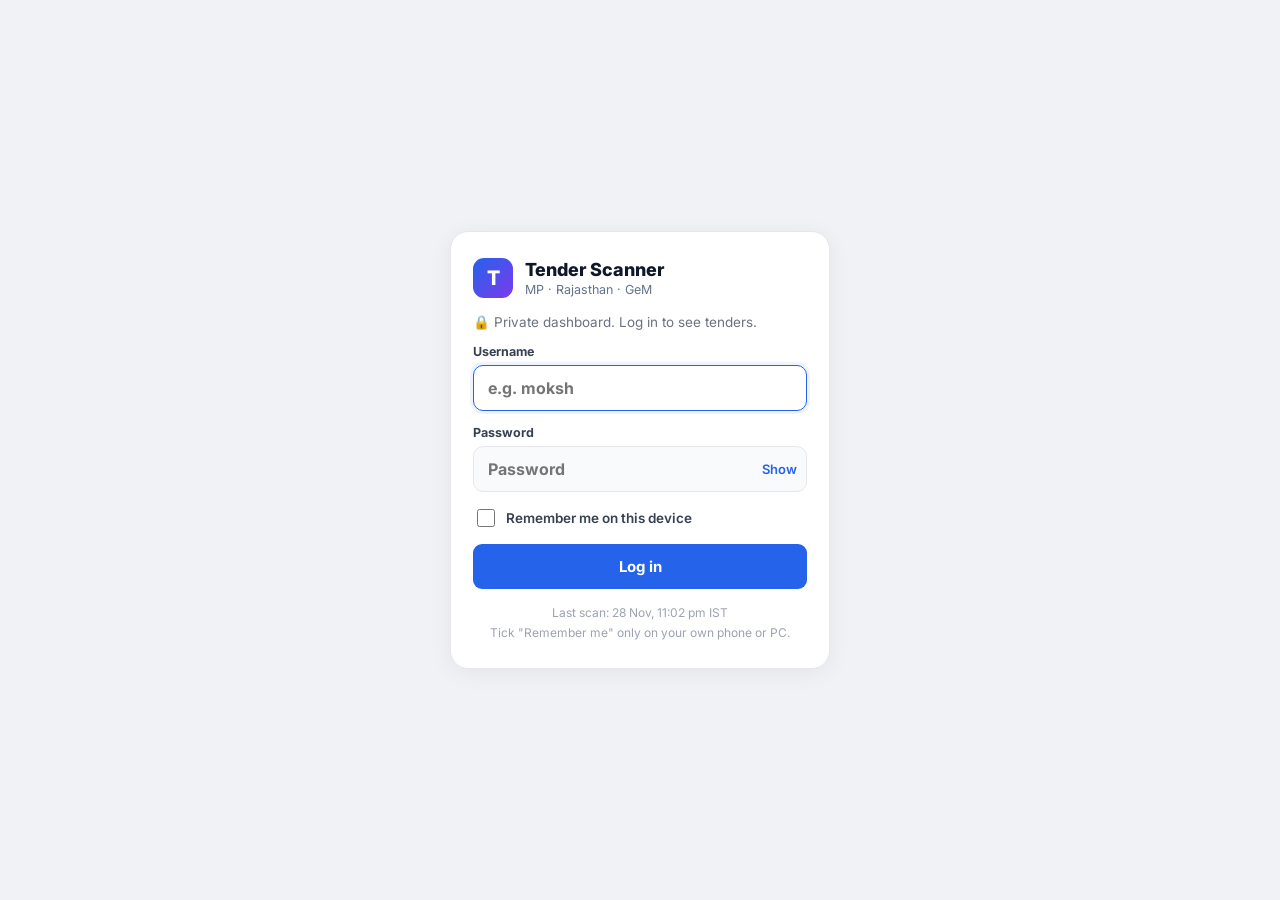
<file: docs/index.html>
<!doctype html>
<html lang="en">
<head>
<meta charset="utf-8">
<meta name="viewport" content="width=device-width, initial-scale=1, viewport-fit=cover">
<title>Tender Scanner · MP & Rajasthan</title>
<meta name="description" content="Open government tenders from MP Tenders, Rajasthan eProc and GeM, filtered for kirana / grocery supply.">
<meta name="robots" content="noindex,nofollow">
<meta name="theme-color" content="#2563eb">
<link rel="preconnect" href="https://fonts.googleapis.com"><link rel="preconnect" href="https://fonts.gstatic.com" crossorigin>
<link href="https://fonts.googleapis.com/css2?family=Inter:wght@400;500;600;700;800&display=swap" rel="stylesheet">
<link rel="stylesheet" href="style.css">
<link rel="icon" href="data:image/svg+xml,<svg xmlns='http://www.w3.org/2000/svg' viewBox='0 0 64 64'><defs><linearGradient id='g' x1='0' y1='0' x2='1' y2='1'><stop offset='0' stop-color='%232563eb'/><stop offset='1' stop-color='%237c3aed'/></linearGradient></defs><rect width='64' height='64' rx='14' fill='url(%23g)'/><text x='32' y='44' font-size='34' text-anchor='middle' fill='white' font-family='Arial' font-weight='700'>T</text></svg>">
</head>
<body class="locked">
<section class="login" id="login">
  <form class="lcard" id="lform" autocomplete="on">
    <div class="brand lbrand"><div class="logo">T</div><div><h1>Tender Scanner</h1><p class="sub">MP · Rajasthan · GeM</p></div></div>
    <p class="lhint">🔒 Private dashboard. Log in to see tenders.</p>
    <label>Username<input id="lu" name="username" autocomplete="username" autocapitalize="none" spellcheck="false" placeholder="e.g. moksh"></label>
    <label>Password<span class="pwrow"><input id="lp" name="password" type="password" autocomplete="current-password" placeholder="Password"><button type="button" id="lshow" class="link">Show</button></span></label>
    <label class="rem"><input type="checkbox" id="lr"> Remember me on this device</label>
    <div class="lerr" id="lerr" role="alert" hidden></div>
    <button class="btn lbtn" id="lbtn" type="submit">Log in</button>
    <p class="lfoot"><span id="lupd"></span><br>Tick "Remember me" only on your own phone or PC.</p>
  </form>
</section>
<header class="top">
  <div class="brand"><div class="logo">T</div><div><h1>Tender Scanner</h1><p class="sub" id="updated">Loading…</p></div></div>
  <div class="srcs" id="srcs"></div>
  <div class="userbox"><span class="whoami">👤 <b id="who"></b></span><button id="logout" class="btn ghost" type="button">Logout</button></div>
</header>

<main>
  <section class="stats" id="stats"></section>

  <section class="card filters">
    <div class="searchrow">
      <input id="q" type="search" placeholder="Search title, department, district, tender ID…" autocomplete="off">
    </div>
    <div class="grid">
      <label>Category<select id="cat"></select></label>
      <label>State<select id="state"><option value="">All states</option></select></label>
      <label>District<select id="dist"><option value="">All districts</option></select></label>
      <label>Source<select id="src"><option value="">All sources</option><option value="mptenders">MP Tenders</option><option value="rajasthan">Rajasthan eProc</option><option value="gem">GeM</option></select></label>
      <label>Show<select id="show"><option value="open">Open</option><option value="new">New (last 2 days)</option><option value="soon">Closing soon</option><option value="near">Near you</option><option value="closed">Closed (history)</option><option value="all">Everything</option></select></label>
      <label>Sort<select id="sort"><option value="new">Newest first</option><option value="closing">Closing soonest</option><option value="value">Value: high to low</option><option value="near">Near you first</option></select></label>
    </div>
    <div class="countrow"><span id="count"></span><button id="reset" class="link">Reset filters</button></div>
  </section>

  <section id="list"></section>
  <div class="more"><button id="more" class="btn" hidden>Show more</button></div>
  <p class="foot">Data from mptenders.gov.in, eproc.rajasthan.gov.in and bidplus.gem.gov.in (public pages, no login). Always check the official tender document before bidding.</p>
</main>
<div id="toast" class="toast" hidden></div>
<script src="app.js"></script>
</body>
</html>
</file>
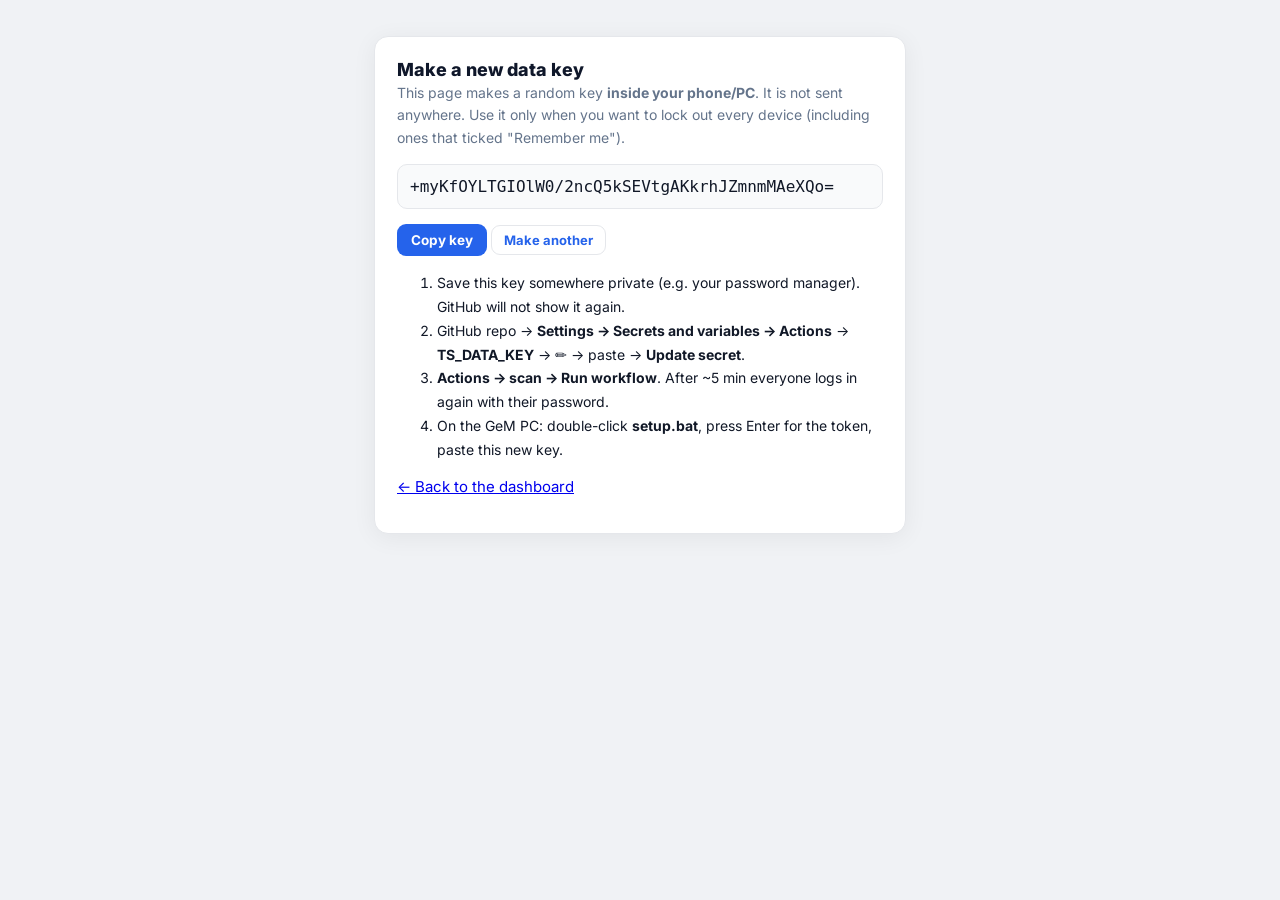
<file: docs/newkey.html>
<!doctype html>
<html lang="en"><head><meta charset="utf-8"><meta name="viewport" content="width=device-width, initial-scale=1">
<meta name="robots" content="noindex,nofollow"><title>New data key · Tender Scanner</title>
<link href="https://fonts.googleapis.com/css2?family=Inter:wght@400;600;800&display=swap" rel="stylesheet">
<link rel="stylesheet" href="style.css"></head>
<body class="authed"><main style="max-width:560px">
<div class="card" style="padding:22px;margin-top:20px">
<h1>Make a new data key</h1>
<p class="sub" style="font-size:14px;line-height:1.6">This page makes a random key <b>inside your phone/PC</b>. It is not sent anywhere.
Use it only when you want to lock out every device (including ones that ticked "Remember me").</p>
<p><code id="k" style="display:block;word-break:break-all;font-size:16px;background:#f9fafb;border:1px solid #e5e7eb;border-radius:10px;padding:12px"></code></p>
<p><button class="btn" id="copy">Copy key</button> <button class="btn ghost" id="again">Make another</button></p>
<ol style="line-height:1.7;font-size:14px">
<li>Save this key somewhere private (e.g. your password manager). GitHub will not show it again.</li>
<li>GitHub repo → <b>Settings → Secrets and variables → Actions</b> → <b>TS_DATA_KEY</b> → ✏️ → paste → <b>Update secret</b>.</li>
<li><b>Actions → scan → Run workflow</b>. After ~5 min everyone logs in again with their password.</li>
<li>On the GeM PC: double-click <b>setup.bat</b>, press Enter for the token, paste this new key.</li>
</ol>
<p><a href="./">← Back to the dashboard</a></p>
</div></main>
<script>
function mk(){const u=crypto.getRandomValues(new Uint8Array(32));let s="";u.forEach(b=>s+=String.fromCharCode(b));document.getElementById("k").textContent=btoa(s)}
mk();document.getElementById("again").onclick=mk;
document.getElementById("copy").onclick=()=>{navigator.clipboard.writeText(document.getElementById("k").textContent);document.getElementById("copy").textContent="Copied ✓"};
</script></body></html>
</file>
<file: docs/style.css>
:root{--blue:#2563eb;--blue-d:#1d4ed8;--tint:rgba(37,99,235,.08);--bg:#f0f2f5;--card:#fff;--bd:#e5e7eb;--tx:#111827;--tx2:#6b7280;--mut:#9ca3af;--green:#059669;--amber:#d97706;--red:#dc2626;--purple:#7c3aed;--sh:0 4px 24px rgba(0,0,0,.06)}
*{box-sizing:border-box}
html,body{margin:0;background:var(--bg);color:var(--tx);font-family:Inter,system-ui,-apple-system,"Segoe UI",Roboto,Arial,sans-serif;font-size:15px;-webkit-text-size-adjust:100%}
.top{background:#fff;border-bottom:1px solid var(--bd);padding:14px 18px;display:flex;flex-wrap:wrap;gap:12px;align-items:center;justify-content:space-between;position:sticky;top:0;z-index:5}
.brand{display:flex;gap:12px;align-items:center}
.logo{width:40px;height:40px;border-radius:11px;background:linear-gradient(135deg,#2563eb,#7c3aed);color:#fff;font-weight:800;font-size:20px;display:grid;place-items:center}
h1{font-size:18px;font-weight:800;margin:0;color:#0f172a}
.sub{margin:2px 0 0;color:#64748b;font-size:12.5px}
.srcs{display:flex;gap:6px;flex-wrap:wrap}
.chip{font-size:12px;font-weight:600;padding:5px 10px;border-radius:999px;border:1px solid var(--bd);background:#fff;color:#475569;white-space:nowrap}
.chip.ok::before{content:"";display:inline-block;width:7px;height:7px;border-radius:50%;background:var(--green);margin-right:6px;vertical-align:1px}
.chip.bad::before{content:"";display:inline-block;width:7px;height:7px;border-radius:50%;background:var(--amber);margin-right:6px;vertical-align:1px}
main{max-width:1000px;margin:0 auto;padding:16px 14px 40px}
.stats{display:grid;grid-template-columns:repeat(4,1fr);gap:10px;margin-bottom:12px}
.stat{background:#fff;border:1px solid var(--bd);border-radius:14px;padding:12px 14px;box-shadow:var(--sh);cursor:pointer}
.stat b{display:block;font-size:22px;font-weight:800}
.stat span{font-size:12px;color:var(--tx2);font-weight:600}
.stat.g b{color:var(--blue)} .stat.n b{color:var(--green)} .stat.s b{color:var(--red)} .stat.h b{color:var(--purple)}
.card{background:var(--card);border:1px solid var(--bd);border-radius:14px;box-shadow:var(--sh)}
.filters{padding:14px;margin-bottom:14px}
#q{width:100%;padding:11px 14px;border:1px solid var(--bd);border-radius:10px;font:inherit;font-size:15px;outline:none;background:#f9fafb}
#q:focus,select:focus{border-color:var(--blue);box-shadow:0 0 0 3px var(--tint);background:#fff}
.grid{display:grid;grid-template-columns:repeat(3,1fr);gap:10px;margin-top:10px}
label{font-size:12px;font-weight:700;color:#374151;display:flex;flex-direction:column;gap:4px}
select{font:inherit;font-size:14px;font-weight:500;padding:9px 10px;border:1px solid var(--bd);border-radius:10px;background:#fff;color:var(--tx);outline:none;width:100%}
.countrow{display:flex;justify-content:space-between;align-items:center;margin-top:10px;font-size:13px;color:var(--tx2);font-weight:600}
.link{background:none;border:0;color:var(--blue);font:inherit;font-weight:600;cursor:pointer;padding:0}
.t{padding:14px 16px;margin-bottom:10px}
.t h3{margin:6px 0 4px;font-size:15.5px;font-weight:700;line-height:1.35}
.t .org{color:var(--tx2);font-size:13px;margin:0 0 8px}
.badges{display:flex;flex-wrap:wrap;gap:6px}
.b{font-size:11px;font-weight:700;padding:3px 8px;border-radius:6px;background:#f1f5f9;color:#475569;text-transform:none}
.b.src{background:var(--tint);color:var(--blue)}
.b.new{background:#ecfdf5;color:var(--green)}
.b.soon{background:#fef2f2;color:var(--red)}
.b.near{background:#f5f3ff;color:var(--purple)}
.b.mixed{background:#fffbeb;color:var(--amber)}
.b.cat{background:#f8fafc;border:1px solid var(--bd)}
.b.closed{background:#f3f4f6;color:var(--mut)}
.meta{display:flex;flex-wrap:wrap;gap:6px 18px;font-size:13px;color:#374151;margin:6px 0}
.meta b{font-weight:700}
.flags{display:flex;flex-wrap:wrap;gap:6px;margin:6px 0}
.flag{font-size:11.5px;font-weight:600;color:#92400e;background:#fffbeb;border:1px solid #fde68a;border-radius:6px;padding:2px 7px}
.actions{display:flex;gap:8px;align-items:center;flex-wrap:wrap;margin-top:8px}
.btn{background:var(--blue);color:#fff;border:0;border-radius:9px;padding:8px 14px;font:inherit;font-size:13.5px;font-weight:700;cursor:pointer;text-decoration:none;display:inline-block}
.btn:hover{background:var(--blue-d)}
.btn.sec{background:#fff;color:#374151;border:1px solid var(--bd)}
.id{font-family:ui-monospace,Menlo,Consolas,monospace;font-size:12px;color:var(--tx2)}
.note{font-size:12px;color:var(--mut)}
.hits{font-size:12px;color:var(--tx2)}
.more{text-align:center;margin:10px 0}
.foot{text-align:center;color:var(--mut);font-size:12px;margin-top:24px}
.empty{padding:30px;text-align:center;color:var(--tx2)}
.toast{position:fixed;bottom:18px;left:50%;transform:translateX(-50%);background:#111827;color:#fff;padding:9px 16px;border-radius:10px;font-size:13px;font-weight:600}
@media (max-width:700px){.stats{grid-template-columns:repeat(2,1fr)}.grid{grid-template-columns:repeat(2,1fr)}.top{position:static}h1{font-size:17px}}

/* ---- login ---- */
body.locked .top,body.locked main{display:none}
body.authed .login{display:none}
.login{min-height:100vh;display:grid;place-items:center;padding:24px 16px}
.lcard{width:100%;max-width:380px;background:#fff;border:1px solid var(--bd);border-radius:18px;box-shadow:var(--sh);padding:26px 22px;display:flex;flex-direction:column;gap:14px}
.lbrand{margin-bottom:2px}
.lhint{margin:0;color:var(--tx2);font-size:13.5px}
.lcard label{font-size:12.5px;font-weight:700;color:#374151;display:flex;flex-direction:column;gap:6px}
.lcard input[type=password],.lcard input[type=text],.lcard input:not([type]){width:100%;padding:12px 14px;border:1px solid var(--bd);border-radius:10px;font:inherit;font-size:16px;background:#f9fafb;outline:none}
.lcard input:focus{border-color:var(--blue);box-shadow:0 0 0 3px var(--tint);background:#fff}
.pwrow{position:relative;display:block}
.pwrow .link{position:absolute;right:10px;top:50%;transform:translateY(-50%);font-size:13px}
.lcard label.rem{flex-direction:row;align-items:center;gap:8px;font-weight:600;color:#374151;font-size:13.5px}
.rem input{width:18px;height:18px;accent-color:var(--blue)}
.lerr{background:#fef2f2;border:1px solid #fecaca;color:var(--red);border-radius:10px;padding:10px 12px;font-size:13.5px;font-weight:600}
.lbtn{width:100%;padding:13px;font-size:15px}
.lbtn:disabled{opacity:.7}
.lfoot{margin:0;color:var(--mut);font-size:12px;text-align:center;line-height:1.6}
.userbox{display:flex;align-items:center;gap:8px;font-size:13px;color:#475569}
.btn.ghost{background:#fff;color:var(--blue);border:1px solid var(--bd);padding:6px 12px;font-size:13px}
</file>
